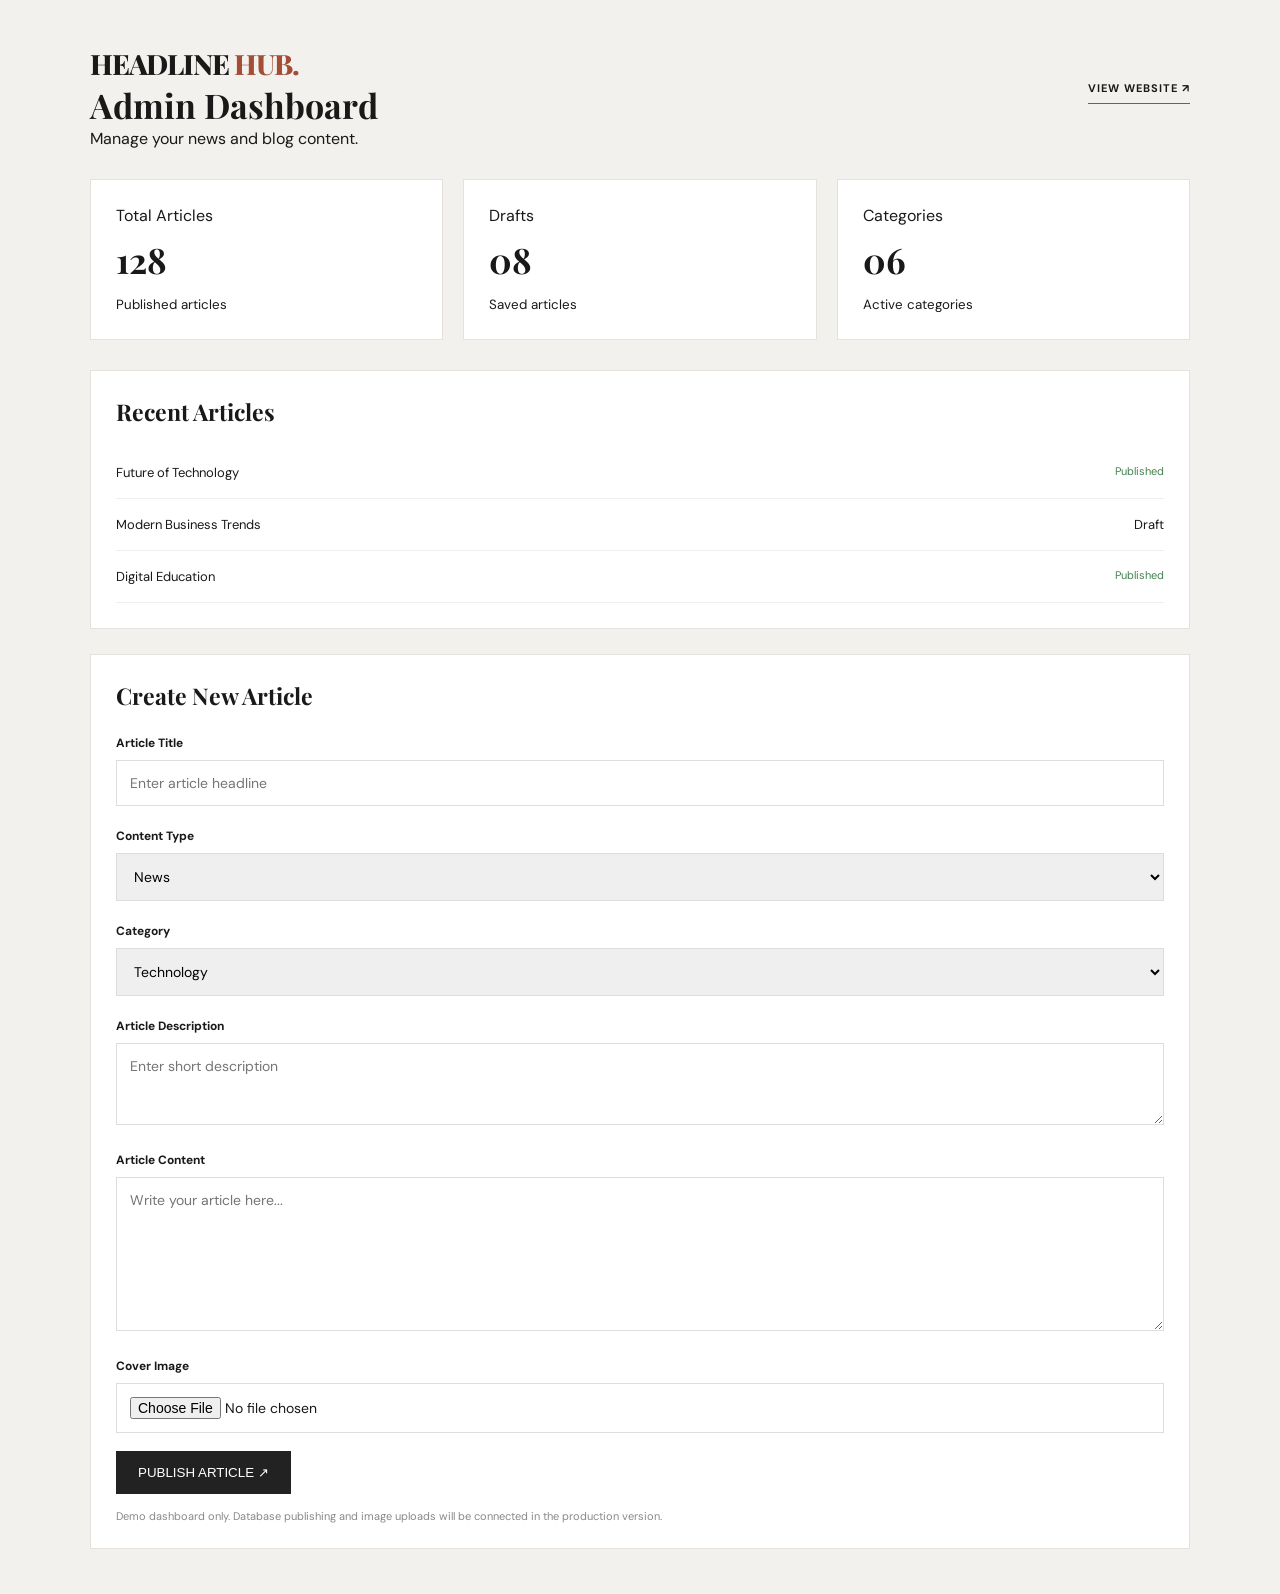
<file: admin.html>
<!DOCTYPE html>
<html lang="en">
<head>
    <meta charset="UTF-8">
    <meta name="viewport" content="width=device-width, initial-scale=1.0">
    <title>Admin Dashboard | Headline Hub</title>
    <link href="https://fonts.googleapis.com/css2?family=DM+Sans:wght@400;600;700&family=Playfair+Display:wght@600;700&display=swap" rel="stylesheet">
    <link rel="stylesheet" href="css/style.css">
    <style>
        body { background: #f2f1ed; }
        .dashboard { width:90%; max-width:1100px; margin:45px auto; }
        .dash-header { display:flex; justify-content:space-between; align-items:center; gap:15px; flex-wrap:wrap; }
        .dash-header h1 { font:700 34px 'Playfair Display'; }
        .stats { display:grid; grid-template-columns:repeat(3,1fr); gap:20px; margin:30px 0; }
        .stat { background:white; padding:25px; border:1px solid #e5e2dc; }
        .stat h2 { font:700 35px 'Playfair Display'; margin:10px 0; }
        .panel { background:white; padding:25px; margin:25px 0; border:1px solid #e5e2dc; }
        .panel h2 { font:700 23px 'Playfair Display'; margin-bottom:20px; }
        .panel input,.panel textarea,.panel select { width:100%; padding:13px; border:1px solid #ddd; margin:8px 0 18px; font:14px 'DM Sans'; }
        .panel label { font-size:12px; font-weight:700; }
        .panel button { background:#222; color:white; padding:14px 22px; border:0; cursor:pointer; }
        .post { display:flex; justify-content:space-between; gap:15px; padding:17px 0; border-bottom:1px solid #eee; font-size:13px; }
        .status { color:#43814f; font-size:11px; }
        @media(max-width:600px) { .stats { grid-template-columns:1fr; } .dash-header h1 {font-size:27px;} }
    </style>
</head>
<body>

<div class="dashboard">

    <div class="dash-header">
        <div>
            <a href="index.html" class="logo">HEADLINE <span>HUB.</span></a>
            <h1>Admin Dashboard</h1>
            <p>Manage your news and blog content.</p>
        </div>

        <a href="index.html" class="read-btn">VIEW WEBSITE ↗</a>
    </div>

    <div class="stats">
        <div class="stat">
            <p>Total Articles</p>
            <h2>128</h2>
            <small>Published articles</small>
        </div>

        <div class="stat">
            <p>Drafts</p>
            <h2>08</h2>
            <small>Saved articles</small>
        </div>

        <div class="stat">
            <p>Categories</p>
            <h2>06</h2>
            <small>Active categories</small>
        </div>
    </div>

    <section class="panel">
        <h2>Recent Articles</h2>

        <div class="post">
            <span>Future of Technology</span>
            <span class="status">Published</span>
        </div>

        <div class="post">
            <span>Modern Business Trends</span>
            <span>Draft</span>
        </div>

        <div class="post">
            <span>Digital Education</span>
            <span class="status">Published</span>
        </div>
    </section>

    <section class="panel">
        <h2>Create New Article</h2>

        <form id="articleForm">

            <label>Article Title</label>
            <input type="text" placeholder="Enter article headline" required>

            <label>Content Type</label>
            <select>
                <option>News</option>
                <option>Blog</option>
            </select>

            <label>Category</label>
            <select>
                <option>Technology</option>
                <option>Business</option>
                <option>Education</option>
                <option>Sports</option>
                <option>World</option>
                <option>Lifestyle</option>
            </select>

            <label>Article Description</label>
            <textarea rows="3" placeholder="Enter short description"></textarea>

            <label>Article Content</label>
            <textarea rows="7" placeholder="Write your article here..."></textarea>

            <label>Cover Image</label>
            <input type="file" accept="image/*">

            <button type="submit">PUBLISH ARTICLE ↗</button>

        </form>

        <p style="font-size:11px;color:#888;margin-top:15px">
            Demo dashboard only. Database publishing and image uploads
            will be connected in the production version.
        </p>
    </section>

</div>

<script>
document.getElementById("articleForm").addEventListener("submit", function(e) {
    e.preventDefault();
    alert("Demo successful! In the final product, this article will be saved and published through the database.");
});
</script>

</body>
</html>
</file>
<file: css/style.css>
* {
    margin: 0;
    padding: 0;
    box-sizing: border-box;
}

html {
    scroll-behavior: smooth;
}

body {
    background: #f8f7f4;
    color: #191919;
    font-family: 'DM Sans', sans-serif;
}

a {
    text-decoration: none;
    color: inherit;
}

.container {
    width: 90%;
    max-width: 1200px;
    margin: auto;
}

/* HEADER */

.topbar {
    padding: 12px 5%;
    border-bottom: 1px solid #ddd;
    display: flex;
    justify-content: space-between;
    font-size: 10px;
    letter-spacing: 1.5px;
    color: #777;
}

.navbar {
    width: 90%;
    max-width: 1200px;
    margin: auto;
    height: 90px;
    display: flex;
    align-items: center;
    justify-content: space-between;
    border-bottom: 1px solid #222;
}

.logo {
    font: 800 28px 'Playfair Display', serif;
    letter-spacing: -1px;
}

.logo span {
    color: #a34d36;
}

.navbar nav {
    display: flex;
    gap: 30px;
}

.navbar nav a {
    font-size: 12px;
    color: #555;
}

.navbar nav a:hover {
    color: #a34d36;
}

.menu-btn {
    display: none;
    border: 0;
    background: none;
    font-size: 24px;
    cursor: pointer;
}

/* TRENDING */

.breaking {
    background: #222;
    color: white;
    padding: 13px 5%;
    display: flex;
    gap: 20px;
    font-size: 11px;
}

.breaking strong {
    color: #e9a28b;
}

/* FEATURED */

.featured {
    display: grid;
    grid-template-columns: 1.6fr 1fr;
    gap: 55px;
    padding: 55px 0;
    border-bottom: 1px solid #ddd;
}

.category,
.news-card small,
.editor-item small,
.blog-box small {
    font-size: 10px;
    font-weight: 700;
    color: #a34d36;
    letter-spacing: 1.5px;
}

.featured h1 {
    font: 800 clamp(38px, 5vw, 62px)/1.08 'Playfair Display', serif;
    margin: 18px 0;
    letter-spacing: -1.5px;
}

.description {
    color: #777;
    line-height: 1.8;
    max-width: 570px;
    margin-bottom: 20px;
}

.read-btn {
    display: inline-block;
    font-size: 11px;
    font-weight: 700;
    letter-spacing: 1px;
    border-bottom: 1px solid #a34d36;
    padding-bottom: 8px;
    margin: 10px 0 20px;
}

.featured-image {
    width: 100%;
    height: 330px;
    object-fit: cover;
    margin-top: 15px;
}

.author {
    color: #888;
    font-size: 10px;
    letter-spacing: 1px;
    margin-top: 12px;
}

/* EDITOR PICKS */

.editors h2,
.section-heading h2 {
    font: 700 25px 'Playfair Display', serif;
    border-bottom: 1px solid #222;
    padding-bottom: 15px;
    margin-bottom: 15px;
}

.editor-item {
    display: flex;
    gap: 15px;
    padding: 17px 0;
    border-bottom: 1px solid #ddd;
}

.editor-item img {
    width: 105px;
    height: 105px;
    object-fit: cover;
}

.editor-item h3 {
    font: 700 17px 'Playfair Display', serif;
    margin-top: 8px;
}

/* SECTIONS */

.section {
    padding: 55px 0;
    border-bottom: 1px solid #ddd;
}

.section-heading {
    display: flex;
    justify-content: space-between;
    align-items: center;
}

.section-heading h2 {
    border: none;
    margin: 0 0 20px;
}

.section-heading span {
    font-size: 10px;
    color: #888;
}

.news-grid {
    display: grid;
    grid-template-columns: repeat(3, 1fr);
    gap: 25px;
}

.news-card img {
    width: 100%;
    height: 210px;
    object-fit: cover;
    margin-bottom: 15px;
}

.news-card h3 {
    font: 700 23px/1.3 'Playfair Display', serif;
    margin: 10px 0;
}

.news-card p {
    color: #777;
    font-size: 13px;
    line-height: 1.7;
    margin-bottom: 15px;
}

.news-card a {
    font-size: 10px;
    font-weight: 700;
    color: #a34d36;
}

/* CATEGORIES */

.categories {
    background: #eae7e0;
    padding: 40px;
    margin: 55px 0;
    display: grid;
    grid-template-columns: 1fr 1fr;
    gap: 35px;
}

.categories small {
    color: #a34d36;
    font-size: 10px;
    letter-spacing: 1px;
}

.categories h2 {
    font: 700 36px 'Playfair Display', serif;
    margin-top: 12px;
}

.category-list {
    display: grid;
    grid-template-columns: 1fr 1fr;
    gap: 15px;
}

.category-list a {
    padding: 12px 0;
    border-bottom: 1px solid #c9c4ba;
    font: 600 15px 'Playfair Display', serif;
}

/* BLOG */

.blog-box {
    display: grid;
    grid-template-columns: 1fr 1fr;
    gap: 40px;
    align-items: center;
}

.blog-box img {
    width: 100%;
    height: 300px;
    object-fit: cover;
}

.blog-box h2 {
    font: 700 35px 'Playfair Display', serif;
    margin: 15px 0;
}

.blog-box p {
    color: #777;
    font-size: 14px;
    line-height: 1.8;
}

/* NEWSLETTER */

.newsletter {
    background: #222;
    color: white;
    padding: 40px;
    margin: 55px 0;
    display: flex;
    justify-content: space-between;
    align-items: center;
    gap: 20px;
}

.newsletter h2 {
    font: 700 32px 'Playfair Display', serif;
}

.newsletter p {
    color: #bbb;
    font-size: 12px;
    margin-top: 10px;
}

.newsletter form {
    display: flex;
}

.newsletter input {
    padding: 14px;
    border: none;
    min-width: 220px;
}

.newsletter button {
    background: #a34d36;
    color: white;
    border: none;
    padding: 14px;
    cursor: pointer;
    font-size: 10px;
}

/* FOOTER */

footer {
    background: #eeece7;
    text-align: center;
    padding: 35px 15px;
}

footer p {
    color: #777;
    font-size: 11px;
    margin-top: 12px;
}

/* MOBILE RESPONSIVE */

@media(max-width: 768px) {

    .topbar {
        font-size: 8px;
        padding: 12px 5%;
    }

    .navbar {
        height: 75px;
    }

    .menu-btn {
        display: block;
    }

    .navbar nav {
        display: none;
        position: absolute;
        top: 140px;
        left: 0;
        width: 100%;
        padding: 20px;
        background: #f8f7f4;
        flex-direction: column;
        z-index: 10;
    }

    .navbar nav.show {
        display: flex;
    }

    .featured {
        grid-template-columns: 1fr;
        gap: 30px;
    }

    .featured h1 {
        font-size: 42px;
    }

    .featured-image {
        height: 230px;
    }

    .news-grid {
        grid-template-columns: 1fr;
    }

    .categories {
        grid-template-columns: 1fr;
        padding: 25px;
    }

    .blog-box {
        grid-template-columns: 1fr;
    }

    .blog-box img {
        height: 220px;
    }

    .newsletter {
        flex-direction: column;
        align-items: flex-start;
        padding: 25px;
    }

    .newsletter form {
        width: 100%;
    }

    .newsletter input {
        min-width: 0;
        width: 100%;
    }

}
</file>
